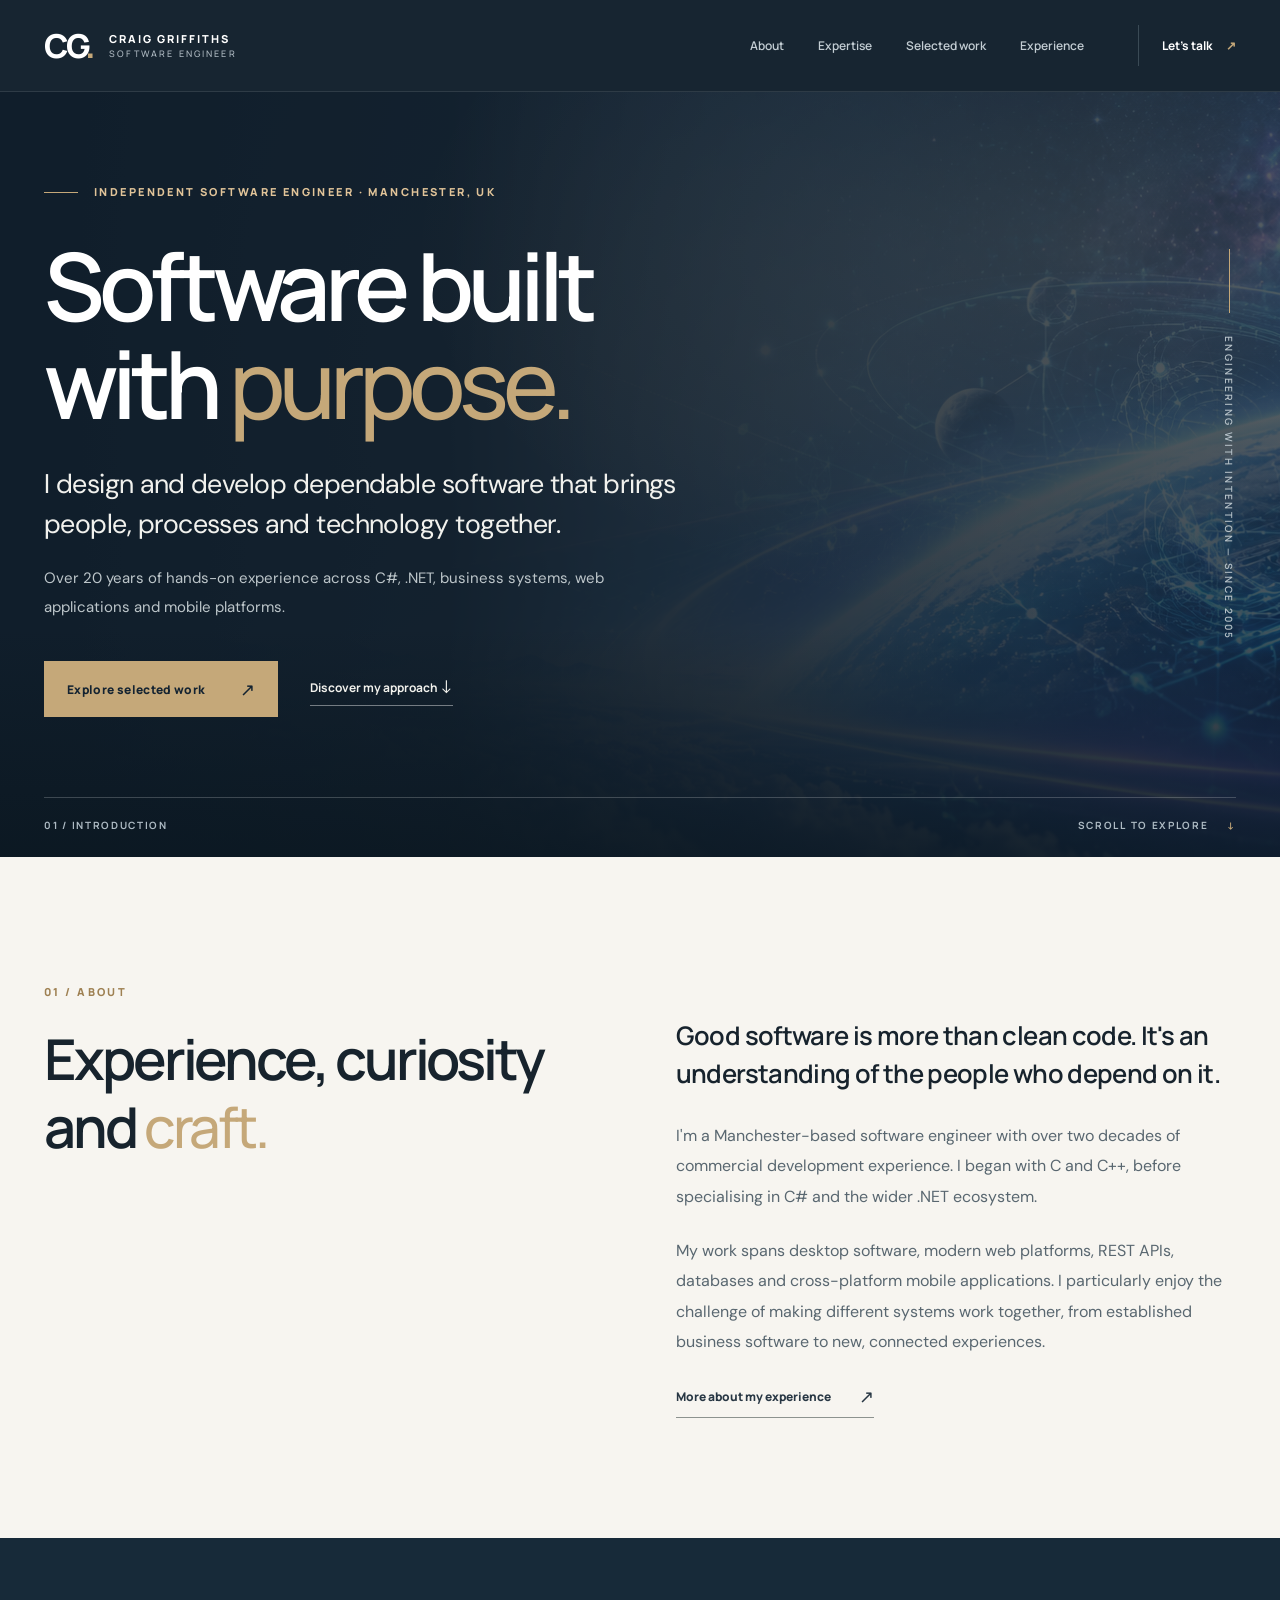
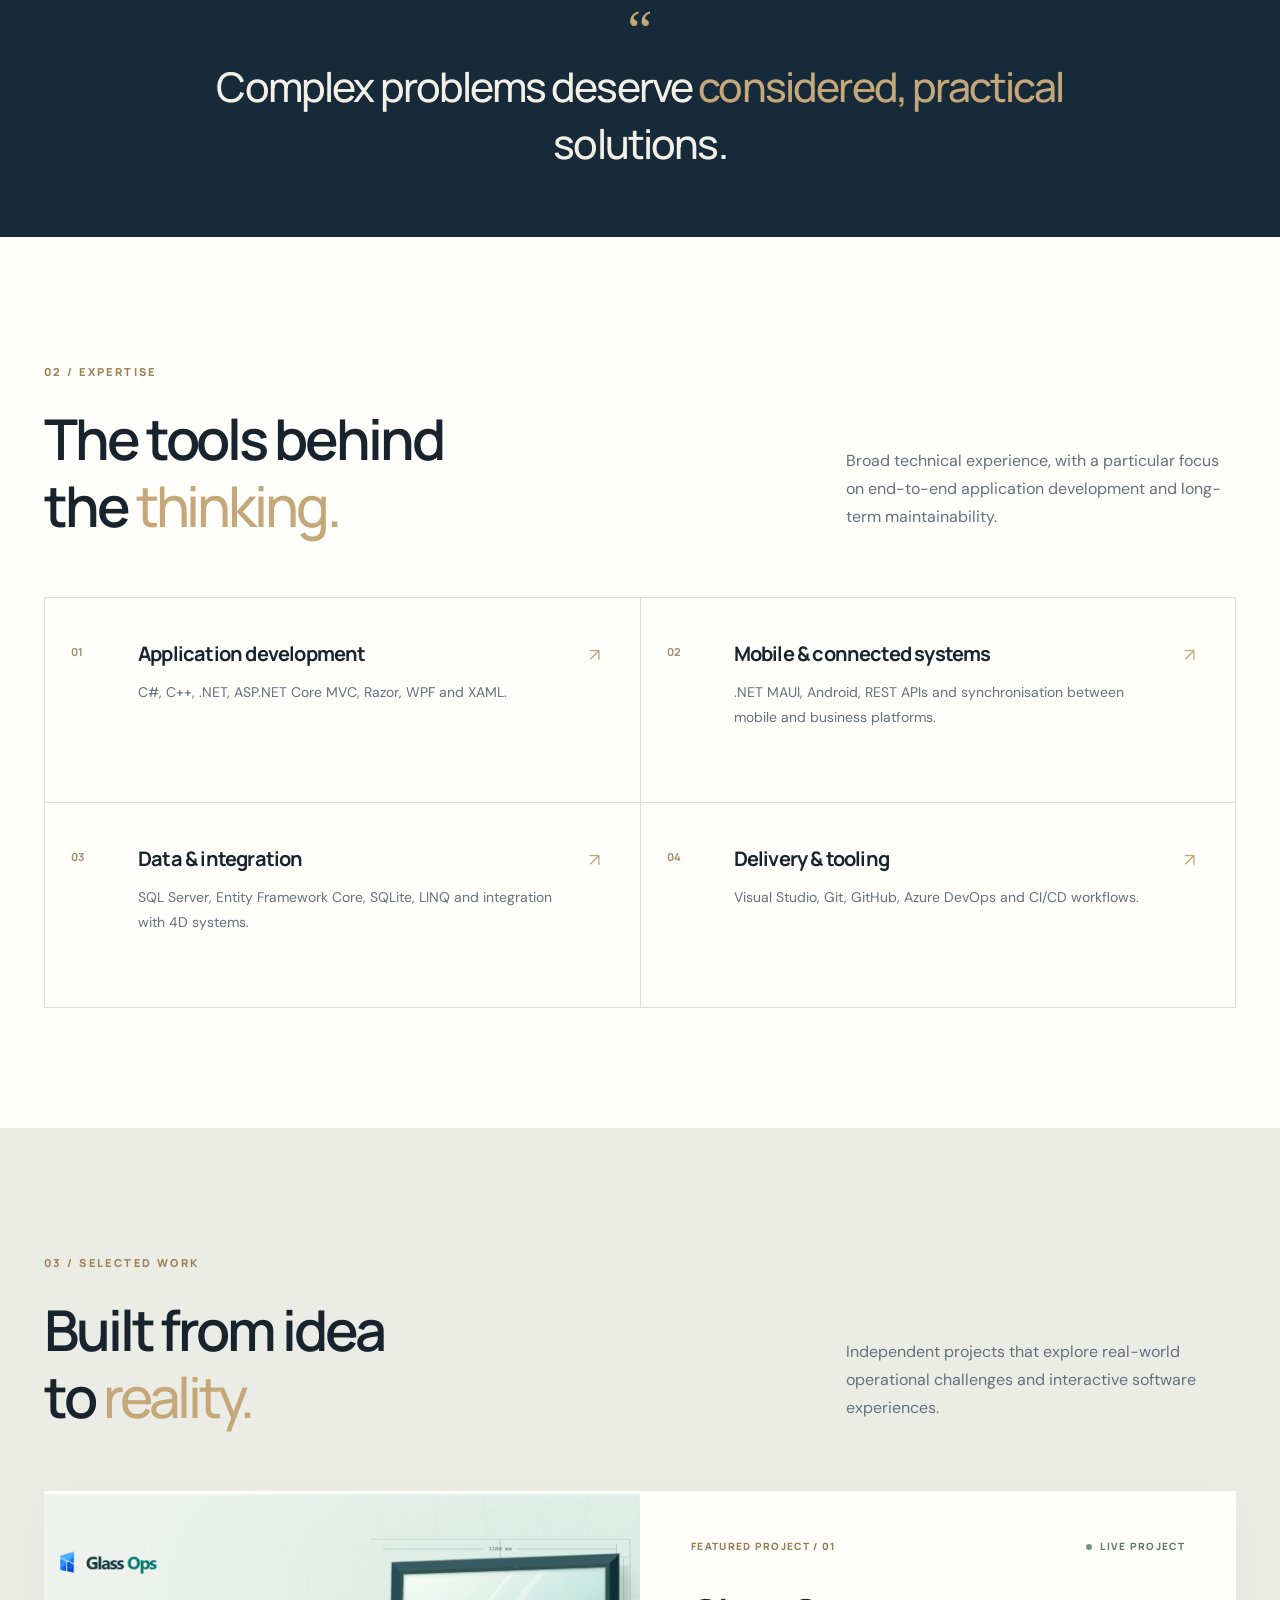
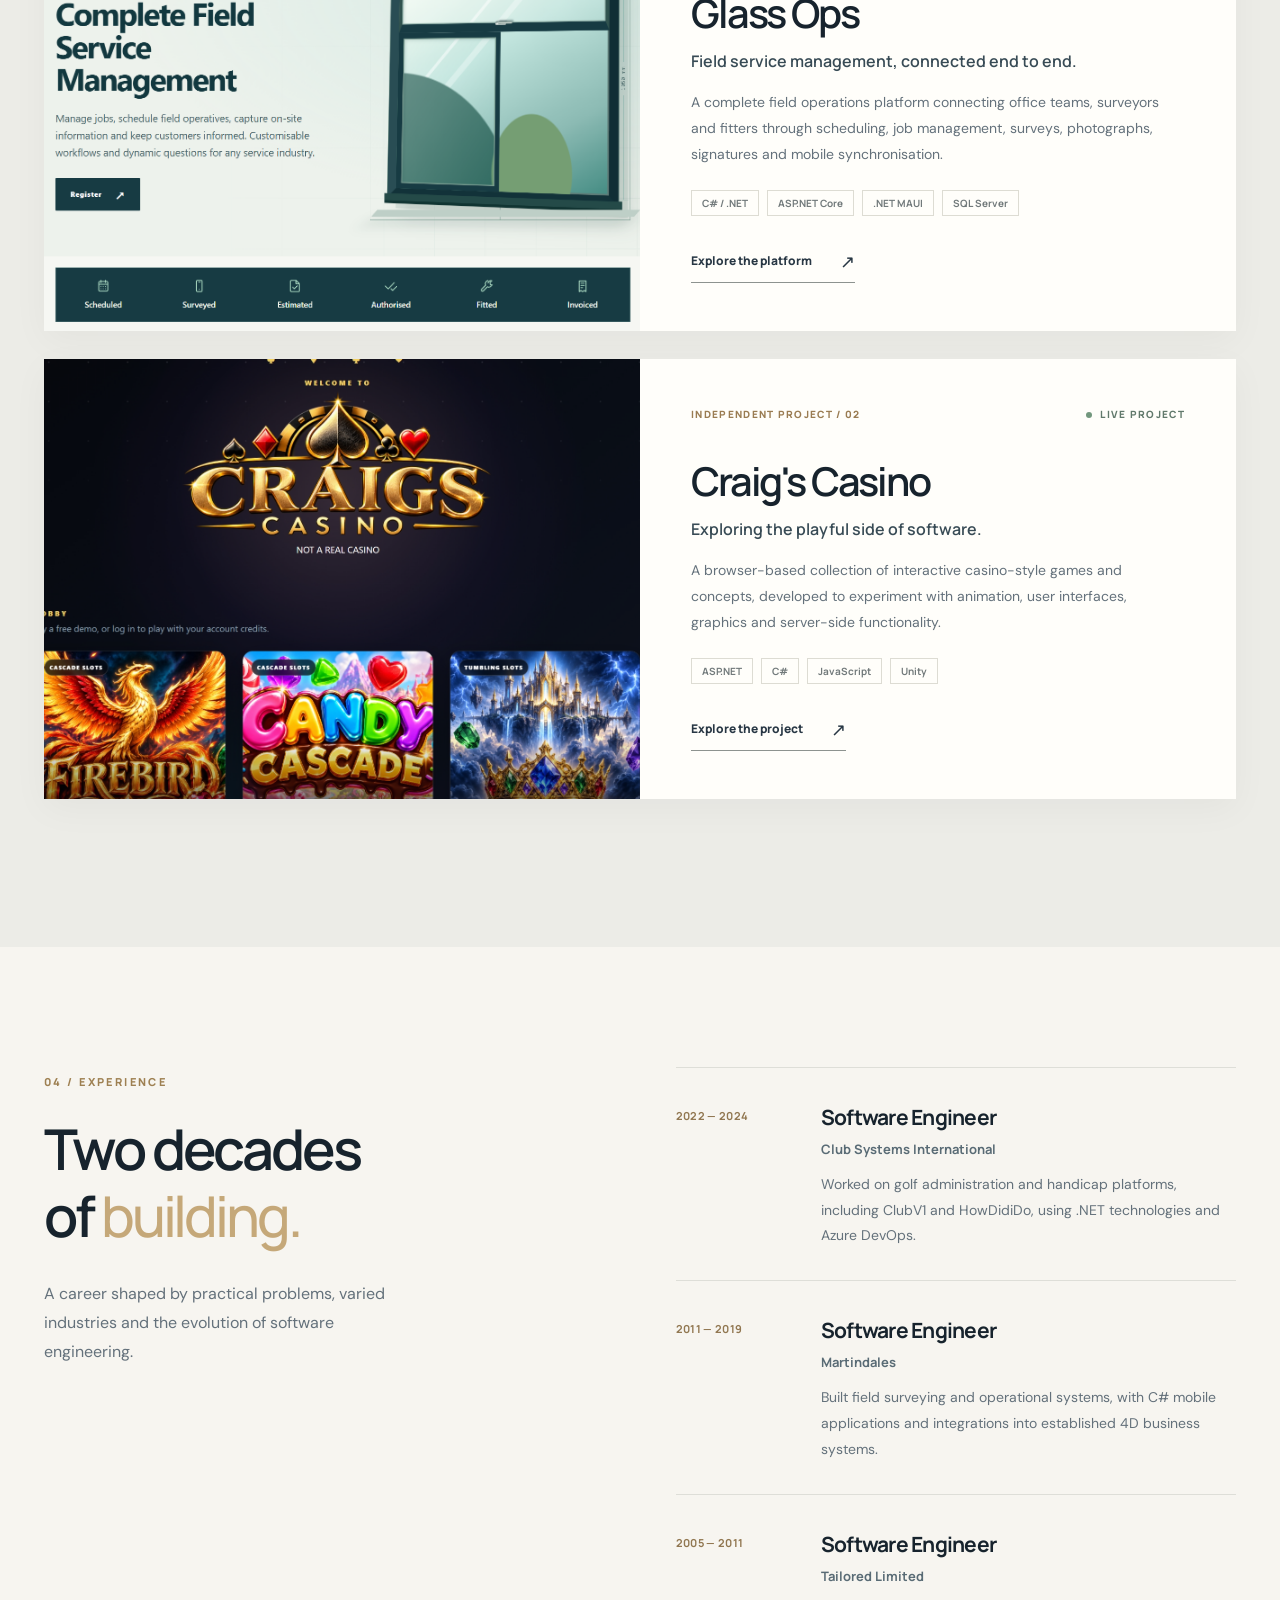
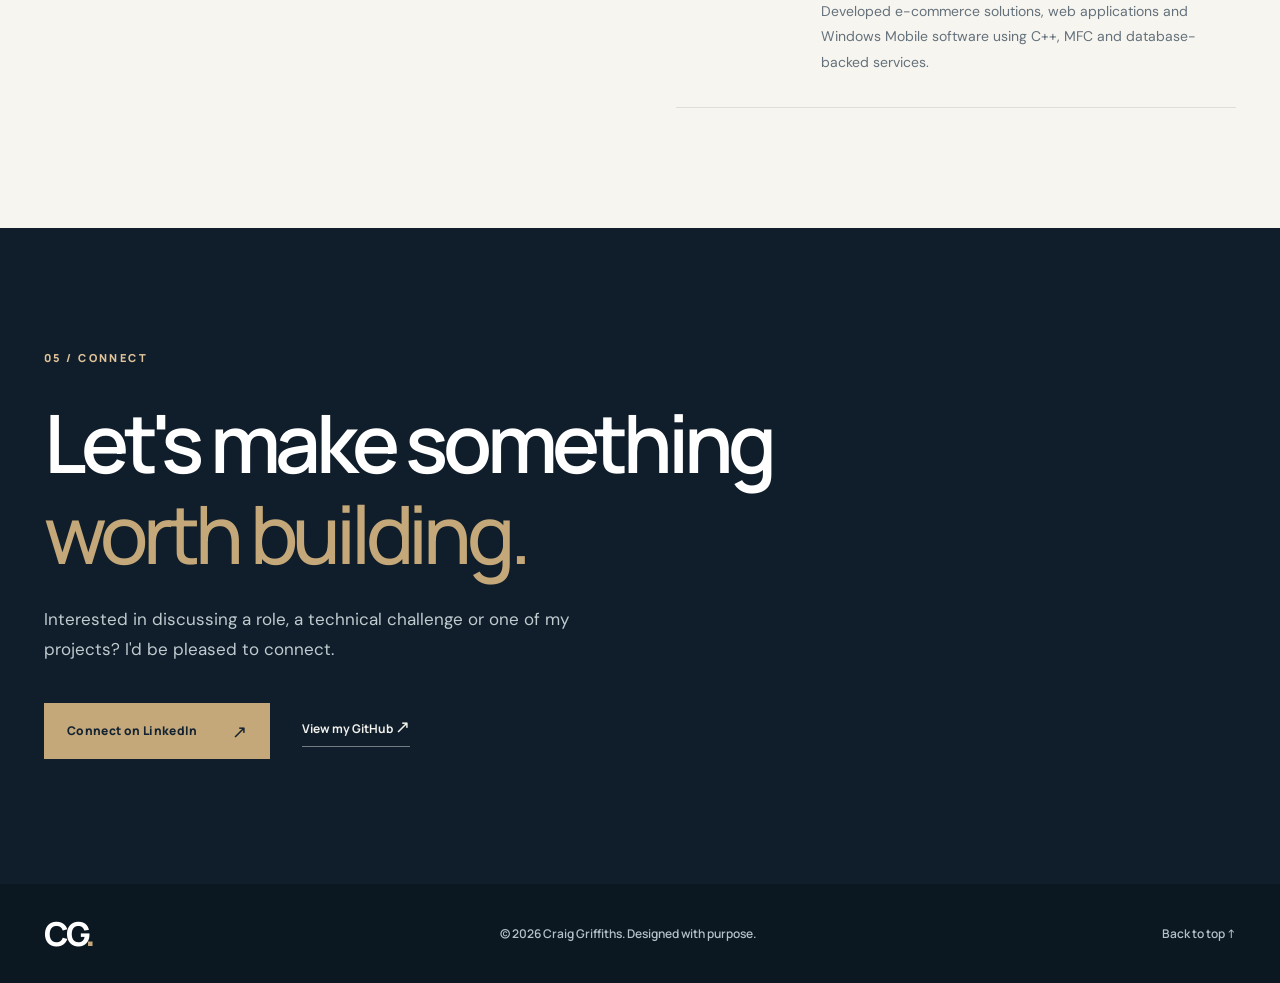
<file: index.html>
<!DOCTYPE html>
<html lang="en">
<head>
  <meta charset="UTF-8">
  <meta name="viewport" content="width=device-width, initial-scale=1">
  <meta name="theme-color" content="#101e2b">
  <title>Craig Griffiths | Senior .NET Software Engineer</title>
  <meta name="description" content="Craig Griffiths is a Manchester-based software engineer with over 20 years of experience delivering C#, .NET, web, mobile and integrated business applications.">
  <link rel="canonical" href="https://craiggriffiths.co.uk/">
  <meta property="og:title" content="Craig Griffiths | Software Engineer">
  <meta property="og:description" content="Thoughtful engineering. Practical software. Two decades of experience building connected systems.">
  <meta property="og:type" content="website">
  <meta property="og:url" content="https://craiggriffiths.co.uk/">
  <link rel="icon" type="image/png" sizes="32x32" href="Images/favicon-32x32.png">
  <link rel="icon" type="image/png" sizes="16x16" href="Images/favicon-16x16.png">
  <link rel="apple-touch-icon" sizes="180x180" href="Images/apple-touch-icon.png">
  <link rel="preconnect" href="https://fonts.googleapis.com">
  <link rel="preconnect" href="https://fonts.gstatic.com" crossorigin>
  <link href="https://fonts.googleapis.com/css2?family=DM+Sans:wght@400;500;600;700&family=Manrope:wght@400;500;600;700;800&display=swap" rel="stylesheet">
  <link rel="stylesheet" href="style.css">
</head>
<body>
  <a class="skip-link" href="#main">Skip to content</a>
  <header class="site-header">
    <div class="container header-inner">
      <a class="brand" href="#top" aria-label="Craig Griffiths, home"><span class="brand-mark">CG<span>.</span></span><span class="brand-name">CRAIG GRIFFITHS<small>SOFTWARE ENGINEER</small></span></a>
      <nav class="desktop-nav" aria-label="Main navigation">
        <a href="#about">About</a><a href="#expertise">Expertise</a><a href="#projects">Selected work</a><a href="#experience">Experience</a>
      </nav>
      <a class="nav-contact" href="#contact">Let's talk <span aria-hidden="true">↗</span></a>
    </div>
  </header>

  <main id="main">
    <section id="top" class="hero" aria-labelledby="hero-title">
      <div class="hero-art" aria-hidden="true"></div>
      <div class="container hero-grid">
        <div class="hero-copy">
          <p class="eyebrow"><span class="eyebrow-rule"></span> INDEPENDENT SOFTWARE ENGINEER · MANCHESTER, UK</p>
          <h1 id="hero-title">Software built<br>with <em>purpose.</em></h1>
          <p class="hero-lede">I design and develop dependable software that brings people, processes and technology together.</p>
          <p class="hero-support">Over 20 years of hands-on experience across C#, .NET, business systems, web applications and mobile platforms.</p>
          <div class="hero-actions"><a class="btn btn-gold" href="#projects">Explore selected work <span aria-hidden="true">↗</span></a><a class="text-link" href="#about">Discover my approach <span aria-hidden="true">↓</span></a></div>
        </div>
        <div class="hero-aside" aria-hidden="true"><span class="vertical-line"></span><span>ENGINEERING WITH INTENTION — SINCE 2005</span></div>
      </div>
      <div class="container hero-bottom"><span>01 / INTRODUCTION</span><span>SCROLL TO EXPLORE <span aria-hidden="true">↓</span></span></div>
    </section>

    <section id="about" class="section about-section">
      <div class="container two-column">
        <div class="section-heading"><span class="kicker">01 / ABOUT</span><h2>Experience, curiosity<br>and <em>craft.</em></h2></div>
        <div class="prose">
          <p class="intro-statement">Good software is more than clean code. It's an understanding of the people who depend on it.</p>
          <p>I'm a Manchester-based software engineer with over two decades of commercial development experience. I began with C and C++, before specialising in C# and the wider .NET ecosystem.</p>
          <p>My work spans desktop software, modern web platforms, REST APIs, databases and cross-platform mobile applications. I particularly enjoy the challenge of making different systems work together, from established business software to new, connected experiences.</p>
          <a class="inline-arrow" href="#experience">More about my experience <span aria-hidden="true">↗</span></a>
        </div>
      </div>
    </section>

    <section class="statement-band" aria-label="Engineering philosophy"><div class="container"><span class="statement-symbol">“</span><p>Complex problems deserve <em>considered, practical</em> solutions.</p></div></section>

    <section id="expertise" class="section expertise-section">
      <div class="container">
        <div class="section-intro"><div><span class="kicker">02 / EXPERTISE</span><h2>The tools behind<br>the <em>thinking.</em></h2></div><p>Broad technical experience, with a particular focus on end-to-end application development and long-term maintainability.</p></div>
        <div class="expertise-grid">
          <article class="expertise-item"><span class="expertise-number">01</span><div><h3>Application development</h3><p>C#, C++, .NET, ASP.NET Core MVC, Razor, WPF and XAML.</p></div><span aria-hidden="true" class="expertise-plus">↗</span></article>
          <article class="expertise-item"><span class="expertise-number">02</span><div><h3>Mobile &amp; connected systems</h3><p>.NET MAUI, Android, REST APIs and synchronisation between mobile and business platforms.</p></div><span aria-hidden="true" class="expertise-plus">↗</span></article>
          <article class="expertise-item"><span class="expertise-number">03</span><div><h3>Data &amp; integration</h3><p>SQL Server, Entity Framework Core, SQLite, LINQ and integration with 4D systems.</p></div><span aria-hidden="true" class="expertise-plus">↗</span></article>
          <article class="expertise-item"><span class="expertise-number">04</span><div><h3>Delivery &amp; tooling</h3><p>Visual Studio, Git, GitHub, Azure DevOps and CI/CD workflows.</p></div><span aria-hidden="true" class="expertise-plus">↗</span></article>
        </div>
      </div>
    </section>

    <section id="projects" class="section work-section">
      <div class="container">
        <div class="section-intro work-intro"><div><span class="kicker">03 / SELECTED WORK</span><h2>Built from idea<br>to <em>reality.</em></h2></div><p>Independent projects that explore real-world operational challenges and interactive software experiences.</p></div>
        <article class="work-card">
          <a class="work-image" href="https://glassops.co.uk/" target="_blank" rel="noopener noreferrer" aria-label="Explore Glass Ops"><img src="Images/glassops.png" alt="Glass Ops field service management platform preview" loading="lazy"></a>
          <div class="work-copy"><div class="work-meta"><span>FEATURED PROJECT / 01</span><span class="status-dot">LIVE PROJECT</span></div><h3>Glass Ops</h3><p class="work-subtitle">Field service management, connected end to end.</p><p>A complete field operations platform connecting office teams, surveyors and fitters through scheduling, job management, surveys, photographs, signatures and mobile synchronisation.</p><div class="work-tags"><span>C# / .NET</span><span>ASP.NET Core</span><span>.NET MAUI</span><span>SQL Server</span></div><a class="inline-arrow" href="https://glassops.co.uk/" target="_blank" rel="noopener noreferrer">Explore the platform <span aria-hidden="true">↗</span></a></div>
        </article>
        <article class="work-card">
          <a class="work-image" href="https://craigscasino.runasp.net/home/casino" target="_blank" rel="noopener noreferrer" aria-label="Explore Craig's Casino"><img src="Images/casino.png" alt="Craig's Casino interactive games project preview" loading="lazy"></a>
          <div class="work-copy"><div class="work-meta"><span>INDEPENDENT PROJECT / 02</span><span class="status-dot">LIVE PROJECT</span></div><h3>Craig's Casino</h3><p class="work-subtitle">Exploring the playful side of software.</p><p>A browser-based collection of interactive casino-style games and concepts, developed to experiment with animation, user interfaces, graphics and server-side functionality.</p><div class="work-tags"><span>ASP.NET</span><span>C#</span><span>JavaScript</span><span>Unity</span></div><a class="inline-arrow" href="https://craigscasino.runasp.net/home/casino" target="_blank" rel="noopener noreferrer">Explore the project <span aria-hidden="true">↗</span></a></div>
        </article>
      </div>
    </section>

    <section id="experience" class="section experience-section">
      <div class="container two-column">
        <div class="section-heading"><span class="kicker">04 / EXPERIENCE</span><h2>Two decades<br>of <em>building.</em></h2><p class="experience-note">A career shaped by practical problems, varied industries and the evolution of software engineering.</p></div>
        <div class="career-list">
          <article><span class="career-date">2022 — 2024</span><div><h3>Software Engineer</h3><p class="career-company">Club Systems International</p><p>Worked on golf administration and handicap platforms, including ClubV1 and HowDidiDo, using .NET technologies and Azure DevOps.</p></div></article>
          <article><span class="career-date">2011 — 2019</span><div><h3>Software Engineer</h3><p class="career-company">Martindales</p><p>Built field surveying and operational systems, with C# mobile applications and integrations into established 4D business systems.</p></div></article>
          <article><span class="career-date">2005 — 2011</span><div><h3>Software Engineer</h3><p class="career-company">Tailored Limited</p><p>Developed e-commerce solutions, web applications and Windows Mobile software using C++, MFC and database-backed services.</p></div></article>
        </div>
      </div>
    </section>

    <section id="contact" class="contact-section"><div class="container contact-inner"><span class="kicker">05 / CONNECT</span><h2>Let's make something<br><em>worth building.</em></h2><p>Interested in discussing a role, a technical challenge or one of my projects? I'd be pleased to connect.</p><div class="contact-actions"><a class="btn btn-gold" href="https://www.linkedin.com/in/craig-griffiths-manchester/" target="_blank" rel="noopener noreferrer">Connect on LinkedIn <span aria-hidden="true">↗</span></a><a class="text-link" href="https://github.com/craiggriffiths2007" target="_blank" rel="noopener noreferrer">View my GitHub <span aria-hidden="true">↗</span></a></div></div></section>
  </main>
  <footer class="site-footer"><div class="container footer-inner"><span class="footer-brand">CG<span>.</span></span><span>© <span id="year"></span> Craig Griffiths. Designed with purpose.</span><a href="#top">Back to top ↑</a></div></footer>
  <script>document.getElementById('year').textContent = new Date().getFullYear();</script>
</body>
</html>
</file>
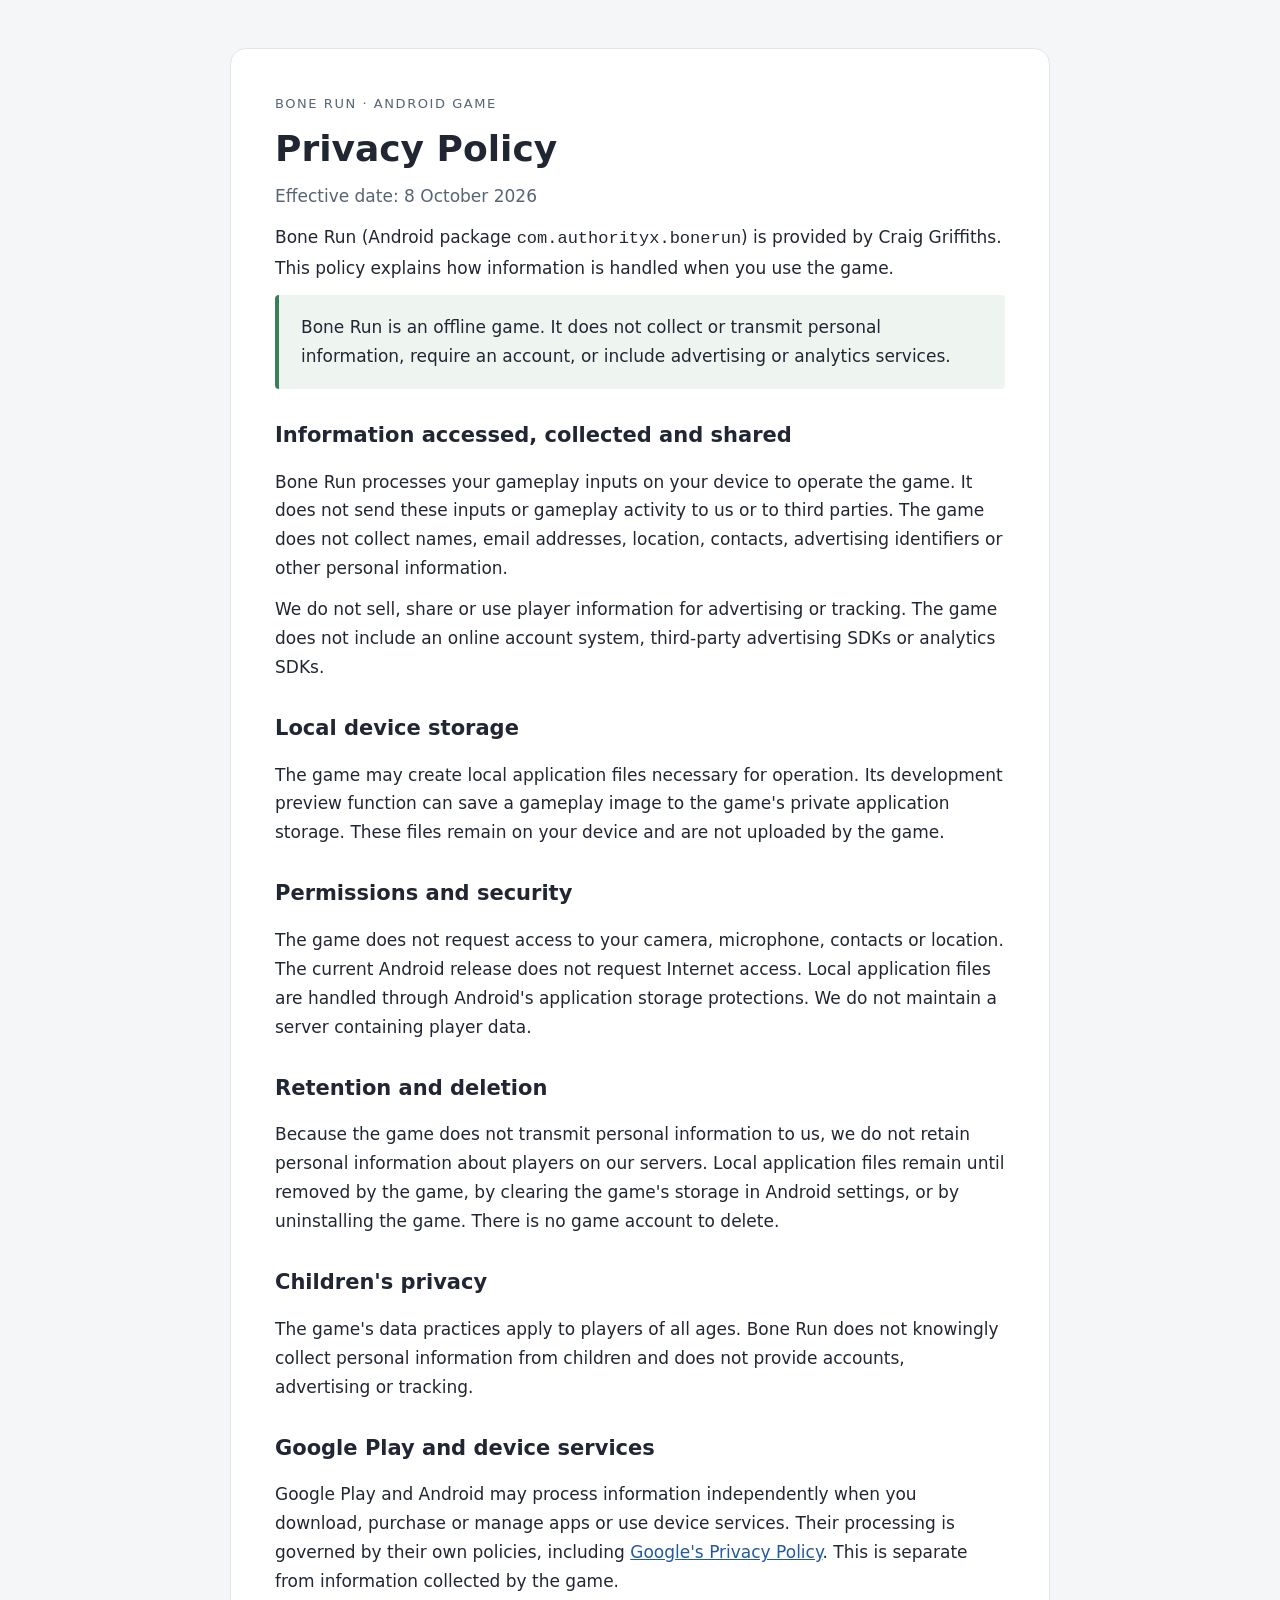
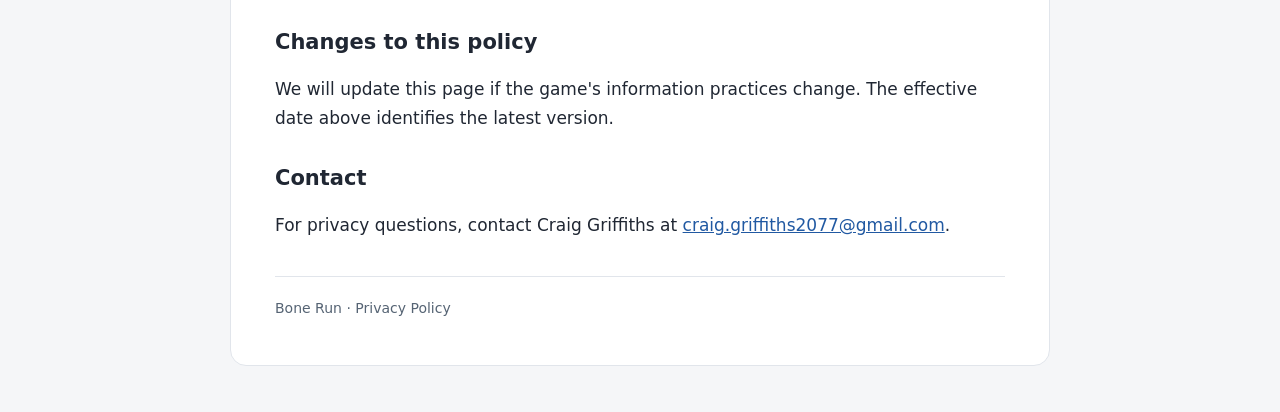
<file: BoneRunPrivicy.html>
<!doctype html>
<html lang="en">
<head>
    <meta charset="utf-8">
    <meta name="viewport" content="width=device-width,initial-scale=1">
    <meta name="description" content="Privacy policy for the Bone Run Android game.">
    <title>Bone Run — Privacy Policy</title>
    <style>
        :root {
            color-scheme: light
        }

        * {
            box-sizing: border-box
        }

        body {
            margin: 0;
            background: #f5f6f8;
            color: #202733;
            font: 17px/1.7 system-ui,-apple-system,BlinkMacSystemFont,"Segoe UI",sans-serif
        }

        main {
            max-width: 820px;
            margin: 48px auto;
            padding: 44px;
            background: white;
            border-radius: 16px;
            border: 1px solid #e1e5eb
        }

        h1 {
            font-size: 36px;
            line-height: 1.2;
            margin: 12px 0
        }

        h2 {
            font-size: 21px;
            margin-top: 32px;
            line-height: 1.4
        }

        p {
            margin: 12px 0
        }

        a {
            color: #2159a2
        }

        .eyebrow {
            font-size: 13px;
            text-transform: uppercase;
            letter-spacing: .12em;
            color: #566474
        }

        .date {
            color: #566474
        }

        .summary {
            padding: 18px 22px;
            background: #eef5f1;
            border-left: 4px solid #388057;
            border-radius: 4px
        }

        .placeholder {
            background: #fff0bf;
            padding: 2px 5px
        }

        footer {
            margin-top: 36px;
            padding-top: 20px;
            border-top: 1px solid #e1e5eb;
            font-size: 14px;
            color: #566474
        }

        @media(max-width:600px) {
            main {
                margin: 0;
                padding: 28px 22px;
                border-radius: 0;
                border: 0
            }

            h1 {
                font-size: 30px
            }
        }

        @media print {
            body {
                background: white
            }

            main {
                margin: 0;
                border: 0;
                padding: 0
            }
        }
    </style>
</head>
<body>
    <main>
        <div class="eyebrow">Bone Run · Android game</div>
        <h1>Privacy Policy</h1>
        <p class="date">Effective date: 8 October 2026</p>
        <p>Bone Run (Android package <code>com.authorityx.bonerun</code>) is provided by Craig Griffiths. This policy explains how information is handled when you use the game.</p>
        <p class="summary">Bone Run is an offline game. It does not collect or transmit personal information, require an account, or include advertising or analytics services.</p>
        <h2>Information accessed, collected and shared</h2>
        <p>Bone Run processes your gameplay inputs on your device to operate the game. It does not send these inputs or gameplay activity to us or to third parties. The game does not collect names, email addresses, location, contacts, advertising identifiers or other personal information.</p>
        <p>We do not sell, share or use player information for advertising or tracking. The game does not include an online account system, third-party advertising SDKs or analytics SDKs.</p>
        <h2>Local device storage</h2>
        <p>The game may create local application files necessary for operation. Its development preview function can save a gameplay image to the game's private application storage. These files remain on your device and are not uploaded by the game.</p>
        <h2>Permissions and security</h2>
        <p>The game does not request access to your camera, microphone, contacts or location. The current Android release does not request Internet access. Local application files are handled through Android's application storage protections. We do not maintain a server containing player data.</p>
        <h2>Retention and deletion</h2>
        <p>Because the game does not transmit personal information to us, we do not retain personal information about players on our servers. Local application files remain until removed by the game, by clearing the game's storage in Android settings, or by uninstalling the game. There is no game account to delete.</p>
        <h2>Children's privacy</h2>
        <p>The game's data practices apply to players of all ages. Bone Run does not knowingly collect personal information from children and does not provide accounts, advertising or tracking.</p>
        <h2>Google Play and device services</h2>
        <p>Google Play and Android may process information independently when you download, purchase or manage apps or use device services. Their processing is governed by their own policies, including <a href="https://policies.google.com/privacy">Google's Privacy Policy</a>. This is separate from information collected by the game.</p>
        <h2>Changes to this policy</h2>
        <p>We will update this page if the game's information practices change. The effective date above identifies the latest version.</p>
        <h2>Contact</h2>
        <p>For privacy questions, contact Craig Griffiths at <a href="mailto:craig.griffiths2077@gmail.com">craig.griffiths2077@gmail.com</a>.</p>
        <footer>Bone Run · Privacy Policy</footer>
    </main>
</body>
</html>
</file>
<file: style.css>
:root{--navy:#101e2b;--navy-soft:#172a39;--ink:#17232d;--muted:#64717b;--cream:#f7f5f0;--paper:#fffefa;--gold:#c5a879;--gold-bright:#e1c499;--line:#deded8;--heading:"Manrope",Arial,sans-serif;--body:"DM Sans",Arial,sans-serif}
*,*::before,*::after{box-sizing:border-box}
html{scroll-behavior:smooth;scroll-padding-top:88px}
body{margin:0;background:var(--cream);color:var(--ink);font:400 16px/1.75 var(--body);-webkit-font-smoothing:antialiased}
a{color:inherit}a:focus-visible,button:focus-visible{outline:3px solid var(--gold);outline-offset:4px}
img{display:block;max-width:100%}h1,h2,h3,p{margin-top:0}h1,h2,h3{font-family:var(--heading)}
.container{width:min(1240px,calc(100% - 88px));margin-inline:auto}
.skip-link{position:absolute;left:20px;top:-80px;z-index:100;padding:10px 18px;background:white;color:var(--ink)}.skip-link:focus{top:10px}
.site-header{position:sticky;top:0;z-index:20;color:#fff;background:rgba(16,30,43,.97);border-bottom:1px solid rgba(255,255,255,.10);backdrop-filter:blur(14px)}
.header-inner{height:91px;display:flex;align-items:center;gap:54px}
.brand{display:flex;align-items:center;gap:16px;min-width:max-content;text-decoration:none}
.brand-mark,.footer-brand{font:800 33px/1 var(--heading);letter-spacing:-.09em}.brand-mark span,.footer-brand span{color:var(--gold)}
.brand-name{font:800 11px/1.5 var(--heading);letter-spacing:.18em}.brand-name small{display:block;font-size:9px;font-weight:500;letter-spacing:.24em;color:#aeb9c1}
.desktop-nav{display:flex;align-items:center;gap:34px;margin-left:auto}.desktop-nav a{font:600 12px/1.5 var(--heading);text-decoration:none;color:#c3cdd3;transition:color .2s}.desktop-nav a:hover,.nav-contact:hover{color:var(--gold-bright)}
.nav-contact{padding:12px 0 12px 23px;border-left:1px solid #3a4a55;font:700 12px var(--heading);text-decoration:none;white-space:nowrap}.nav-contact span{padding-left:12px;color:var(--gold)}
.hero{position:relative;overflow:hidden;min-height:720px;color:#fff;background:#101e2b}
.hero-art{position:absolute;inset:0;opacity:.34;background:linear-gradient(90deg,#101e2b 0%,rgba(16,30,43,.95) 35%,rgba(16,30,43,.28) 100%),url("Images/hero-background.png") center 44%/cover no-repeat}
.hero::after{content:"";pointer-events:none;position:absolute;inset:0;background:linear-gradient(180deg,transparent 70%,rgba(10,22,31,.7)),radial-gradient(ellipse at 85% 20%,rgba(197,168,121,.13),transparent 44%)}
.hero-grid{position:relative;z-index:1;display:flex;align-items:center;justify-content:space-between;min-height:651px}
.hero-copy{padding:92px 0 80px;max-width:830px}
.eyebrow,.kicker{color:#9e8052;font:800 11px/1.5 var(--heading);letter-spacing:.22em}
.eyebrow{display:flex;align-items:center;gap:16px;color:var(--gold-bright);margin-bottom:35px}.eyebrow-rule{width:34px;height:1px;background:var(--gold)}
.hero h1{font-size:clamp(58px,7.35vw,108px);letter-spacing:-.065em;line-height:1.045;font-weight:600;margin-bottom:32px}
.hero h1 em,.section h2 em,.statement-band em,.contact-inner h2 em{font-style:normal;color:var(--gold);font-weight:500}
.hero-lede{max-width:635px;font-size:clamp(20px,2.3vw,27px);line-height:1.48;letter-spacing:-.02em;margin-bottom:20px;color:#f1f1ed}
.hero-support{max-width:560px;color:#bdc6ca;font-size:15px;line-height:1.9;margin-bottom:40px}
.hero-actions,.contact-actions{display:flex;flex-wrap:wrap;align-items:center;gap:32px}
.btn{display:inline-flex;align-items:center;justify-content:space-between;gap:34px;min-height:56px;padding:14px 23px;text-decoration:none;font:800 12px var(--heading);letter-spacing:.03em;transition:background .2s,transform .2s}
.btn:hover{transform:translateY(-2px)}
.btn-gold{background:var(--gold);color:#142331}.btn-gold:hover{background:var(--gold-bright)}
.btn span,.text-link span,.inline-arrow span{font-size:18px;font-weight:400}
.text-link{font:700 12px var(--heading);text-decoration:none;color:#f2f2ed;border-bottom:1px solid rgba(255,255,255,.42);padding-bottom:8px;transition:color .2s}.text-link:hover{color:var(--gold-bright)}
.hero-aside{align-self:stretch;display:flex;align-items:center;gap:23px;color:#b6c1c8;font:600 10px var(--heading);letter-spacing:.23em;writing-mode:vertical-rl;justify-content:center;padding-left:20px}
.vertical-line{height:64px;width:1px;background:var(--gold)}
.hero-bottom{position:relative;z-index:1;display:flex;justify-content:space-between;padding:20px 0 25px;border-top:1px solid rgba(255,255,255,.2);color:#aebbc4;font:700 10px var(--heading);letter-spacing:.17em}
.hero-bottom span span{margin-left:15px;color:var(--gold)}
.section{padding:120px 0;scroll-margin-top:40px}
.two-column{display:grid;grid-template-columns:44% 1fr;gap:9%}
.section-heading h2,.section-intro h2{margin:20px 0 30px;font-size:clamp(37px,4.4vw,62px);line-height:1.2;font-weight:600;letter-spacing:-.055em}
.prose{padding-top:40px;max-width:660px}.prose p{color:#596770;margin-bottom:24px;font-size:16px;line-height:1.9}
.prose .intro-statement{font:600 clamp(21px,2vw,27px)/1.5 var(--heading);letter-spacing:-.025em;color:var(--ink);margin-bottom:27px}
.inline-arrow{display:inline-flex;align-items:center;justify-content:space-between;gap:28px;font:800 12px var(--heading);color:#283744;border-bottom:1px solid #8d938f;text-decoration:none;padding-bottom:9px;transition:color .2s,border-color .2s}
.inline-arrow:hover{color:#957444;border-color:var(--gold)}
.statement-band{padding:64px 0;color:#f3f0e8;background:var(--navy-soft);text-align:center}.statement-band .container{max-width:950px}.statement-symbol{display:block;font:500 56px/1 Georgia,serif;color:var(--gold)}.statement-band p{font:500 clamp(25px,3.2vw,43px)/1.4 var(--heading);letter-spacing:-.045em;margin:0}
.expertise-section{background:#fffefa}.section-intro{display:flex;justify-content:space-between;align-items:end;gap:70px;margin-bottom:57px}.section-intro h2{margin-bottom:0}.section-intro>p{max-width:390px;color:var(--muted);margin:0 0 9px}
.expertise-grid{display:grid;grid-template-columns:1fr 1fr;border-top:1px solid var(--line);border-left:1px solid var(--line)}
.expertise-item{position:relative;display:grid;grid-template-columns:47px 1fr 20px;gap:20px;padding:42px 31px 44px 26px;min-height:205px;border-right:1px solid var(--line);border-bottom:1px solid var(--line);transition:background .2s}
.expertise-item:hover{background:#faf7ef}.expertise-number{font:700 11px var(--heading);color:#a48a66;padding-top:4px}.expertise-item h3{font-size:20px;line-height:1.4;letter-spacing:-.04em;margin-bottom:12px}.expertise-item p{font-size:14px;color:var(--muted);margin:0;line-height:1.8}.expertise-plus{color:var(--gold);font-size:18px}
.work-section{background:#ecece7}.work-intro{margin-bottom:60px}.work-card{display:grid;grid-template-columns:1fr 1fr;min-height:440px;margin-bottom:28px;background:var(--paper);box-shadow:0 10px 35px rgba(15,30,38,.04)}
.work-image{display:block;overflow:hidden;min-height:440px;background:#172a39}.work-image img{width:100%;height:100%;object-fit:cover;transition:transform .5s ease}.work-image:hover img{transform:scale(1.04)}
.work-copy{padding:48px clamp(32px,4vw,64px) 48px;display:flex;flex-direction:column;align-items:flex-start}
.work-meta{display:flex;width:100%;justify-content:space-between;gap:15px;flex-wrap:wrap;color:#9a7c52;font:800 10px var(--heading);letter-spacing:.13em}
.status-dot{color:#61796b}.status-dot::before{content:"";display:inline-block;width:6px;height:6px;border-radius:50%;background:#72977d;vertical-align:middle;margin-right:8px}
.work-copy h3{font:600 clamp(31px,3.1vw,45px)/1.2 var(--heading);letter-spacing:-.055em;margin:37px 0 11px}.work-subtitle{font:600 16px/1.6 var(--heading);color:#384b55;margin-bottom:16px}.work-copy>p:not(.work-subtitle){font-size:14px;line-height:1.85;color:var(--muted);margin-bottom:22px}
.work-tags{display:flex;flex-wrap:wrap;gap:8px;margin-bottom:32px}.work-tags span{border:1px solid #dddcd3;padding:5px 10px;color:#727a7b;font:700 10px var(--heading)}
.work-copy .inline-arrow{margin-top:auto}
.experience-section{background:var(--cream)}.experience-note{max-width:350px;color:var(--muted);line-height:1.8}
.career-list{border-top:1px solid var(--line)}.career-list article{display:grid;grid-template-columns:120px 1fr;gap:25px;padding:31px 0;border-bottom:1px solid var(--line)}.career-date{font:700 11px var(--heading);letter-spacing:.03em;color:#917751;padding-top:9px}.career-list h3{font-size:21px;letter-spacing:-.035em;margin:0}.career-company{font:700 13px var(--heading);color:#596b75;margin:4px 0 14px}.career-list article div>p:last-child{font-size:14px;line-height:1.85;color:var(--muted);margin-bottom:0}
.contact-section{padding:115px 0 125px;background:var(--navy);color:#fff}.contact-inner{max-width:1240px}.contact-inner .kicker{color:var(--gold-bright)}
.contact-inner h2{font:600 clamp(46px,6.3vw,83px)/1.13 var(--heading);letter-spacing:-.065em;margin:26px 0}.contact-inner>p{color:#bfcbcf;font-size:17px;max-width:580px;margin-bottom:38px}
.site-footer{background:#0b1721;color:#b4c0c7;padding:33px 0}.footer-inner{display:flex;align-items:center;justify-content:space-between;gap:25px;font:600 12px var(--heading)}.footer-brand{color:white}.footer-inner a{text-decoration:none}.footer-inner a:hover{color:var(--gold)}
@media(max-width:1100px){.desktop-nav{gap:18px}.header-inner{gap:26px}.hero-aside{display:none}.hero-art{background-position:60% center}.work-copy{padding:38px 35px}}
@media(max-width:800px){.container{width:min(100% - 44px,1240px)}.header-inner{height:auto;min-height:78px;flex-wrap:wrap;gap:12px;padding-block:15px}.desktop-nav{order:3;width:100%;justify-content:center;margin:0;padding-top:10px;border-top:1px solid rgba(255,255,255,.11)}.nav-contact{margin-left:auto}.hero{min-height:0}.hero-grid{min-height:600px}.hero-copy{padding:85px 0}.hero-art{background-position:63% center;opacity:.22}.section{padding:85px 0}.two-column{grid-template-columns:1fr;gap:13px}.prose{padding-top:0}.section-intro{display:block}.section-intro>p{margin:22px 0 0}.work-card{grid-template-columns:1fr}.work-image{min-height:280px;height:320px}.work-copy{padding:36px}.hero h1{font-size:clamp(54px,9vw,77px)}}
@media(max-width:520px){.container{width:calc(100% - 34px)}.brand-mark{font-size:29px}.brand-name{font-size:10px}.nav-contact{font-size:11px}.desktop-nav{gap:16px;justify-content:space-between;overflow:auto}.desktop-nav a{font-size:11px;white-space:nowrap}.hero-grid{min-height:580px}.hero-copy{padding:65px 0 55px}.hero h1{font-size:clamp(49px,11.5vw,62px)}.hero-lede{font-size:19px}.hero-support{font-size:14px}.eyebrow{font-size:9px;letter-spacing:.13em}.hero-actions,.contact-actions{align-items:flex-start;flex-direction:column;gap:22px}.hero-bottom{font-size:9px}.section{padding:72px 0}.section-heading h2,.section-intro h2{font-size:40px}.expertise-grid{grid-template-columns:1fr}.expertise-item{padding:29px 16px;min-height:0}.work-image{height:240px;min-height:240px}.work-copy{padding:28px 23px}.work-copy h3{margin-top:25px}.career-list article{grid-template-columns:1fr;gap:8px}.career-date{padding:0}.contact-section{padding:80px 0}.contact-inner h2{font-size:44px}.footer-inner{flex-wrap:wrap}.footer-inner a{margin-left:auto}}
@media(prefers-reduced-motion:reduce){html{scroll-behavior:auto}*,*::before,*::after{animation-duration:.01ms!important;transition-duration:.01ms!important}}
</file>
